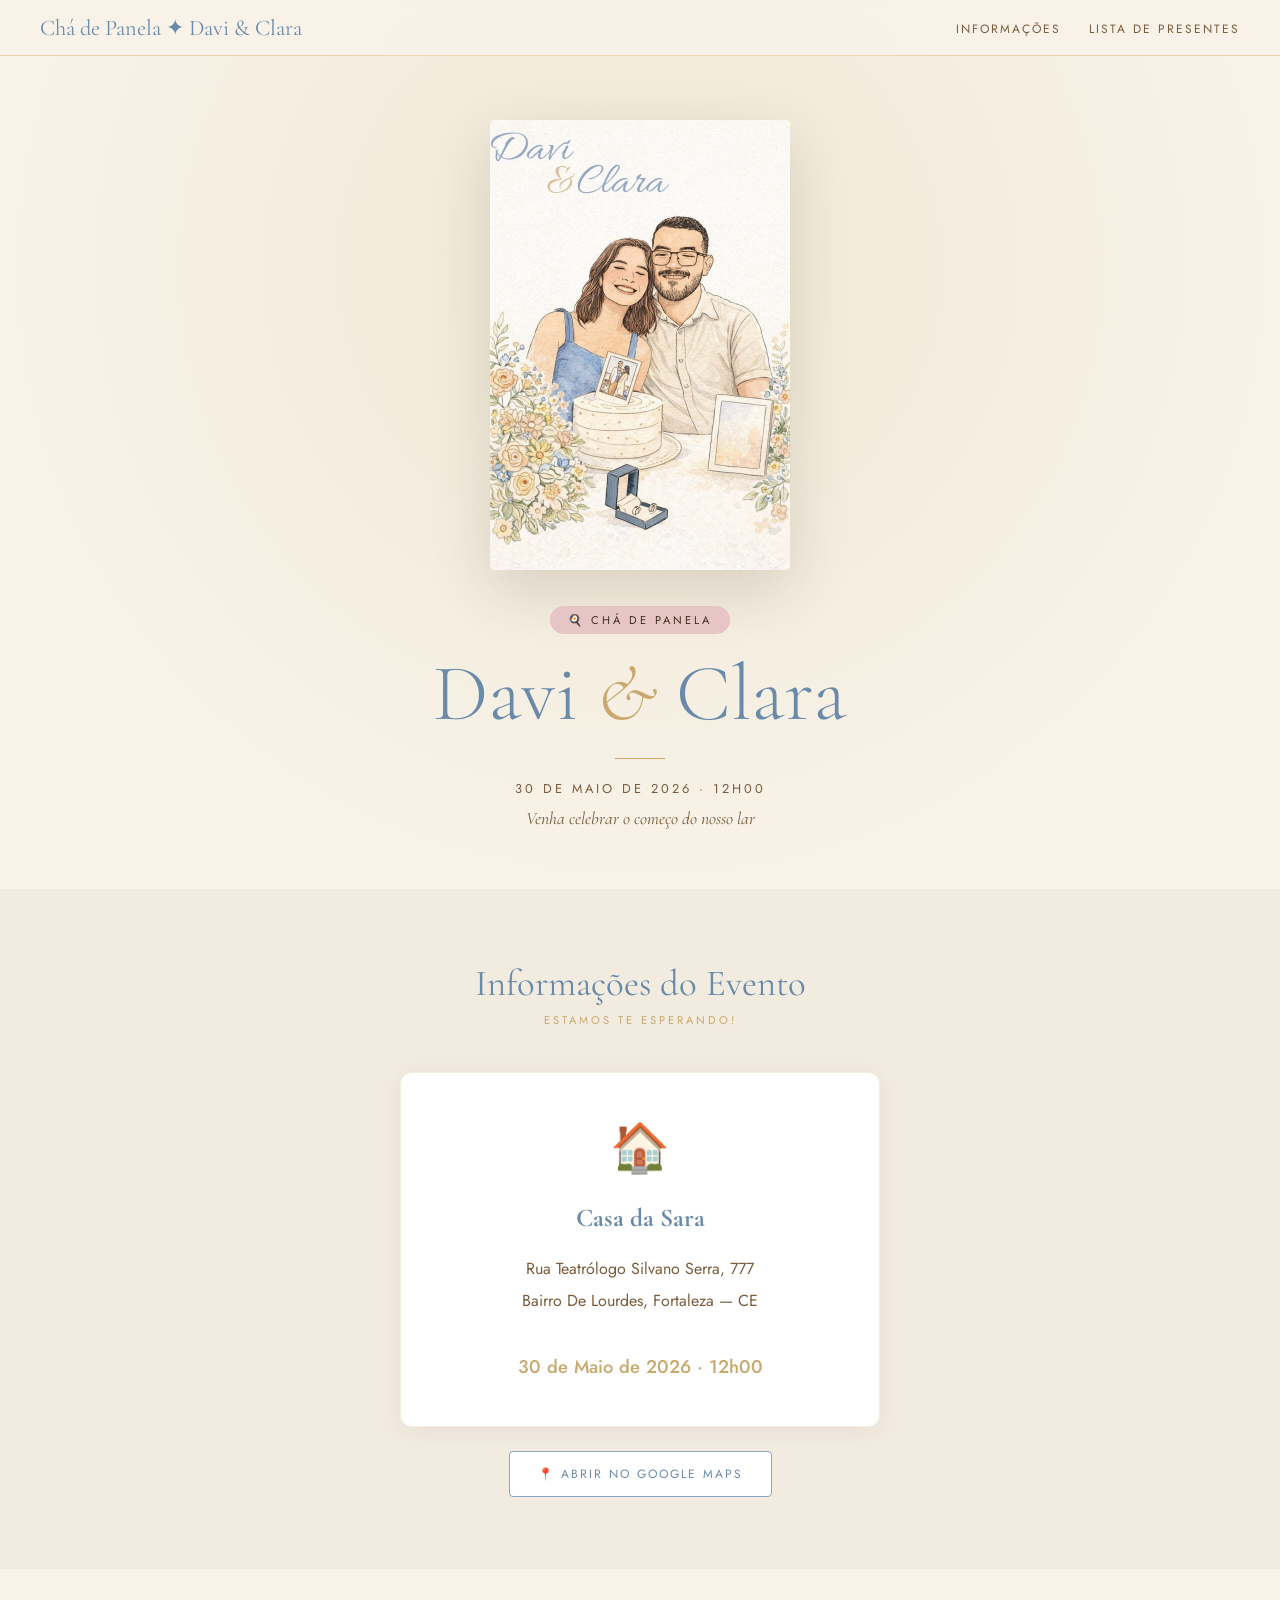
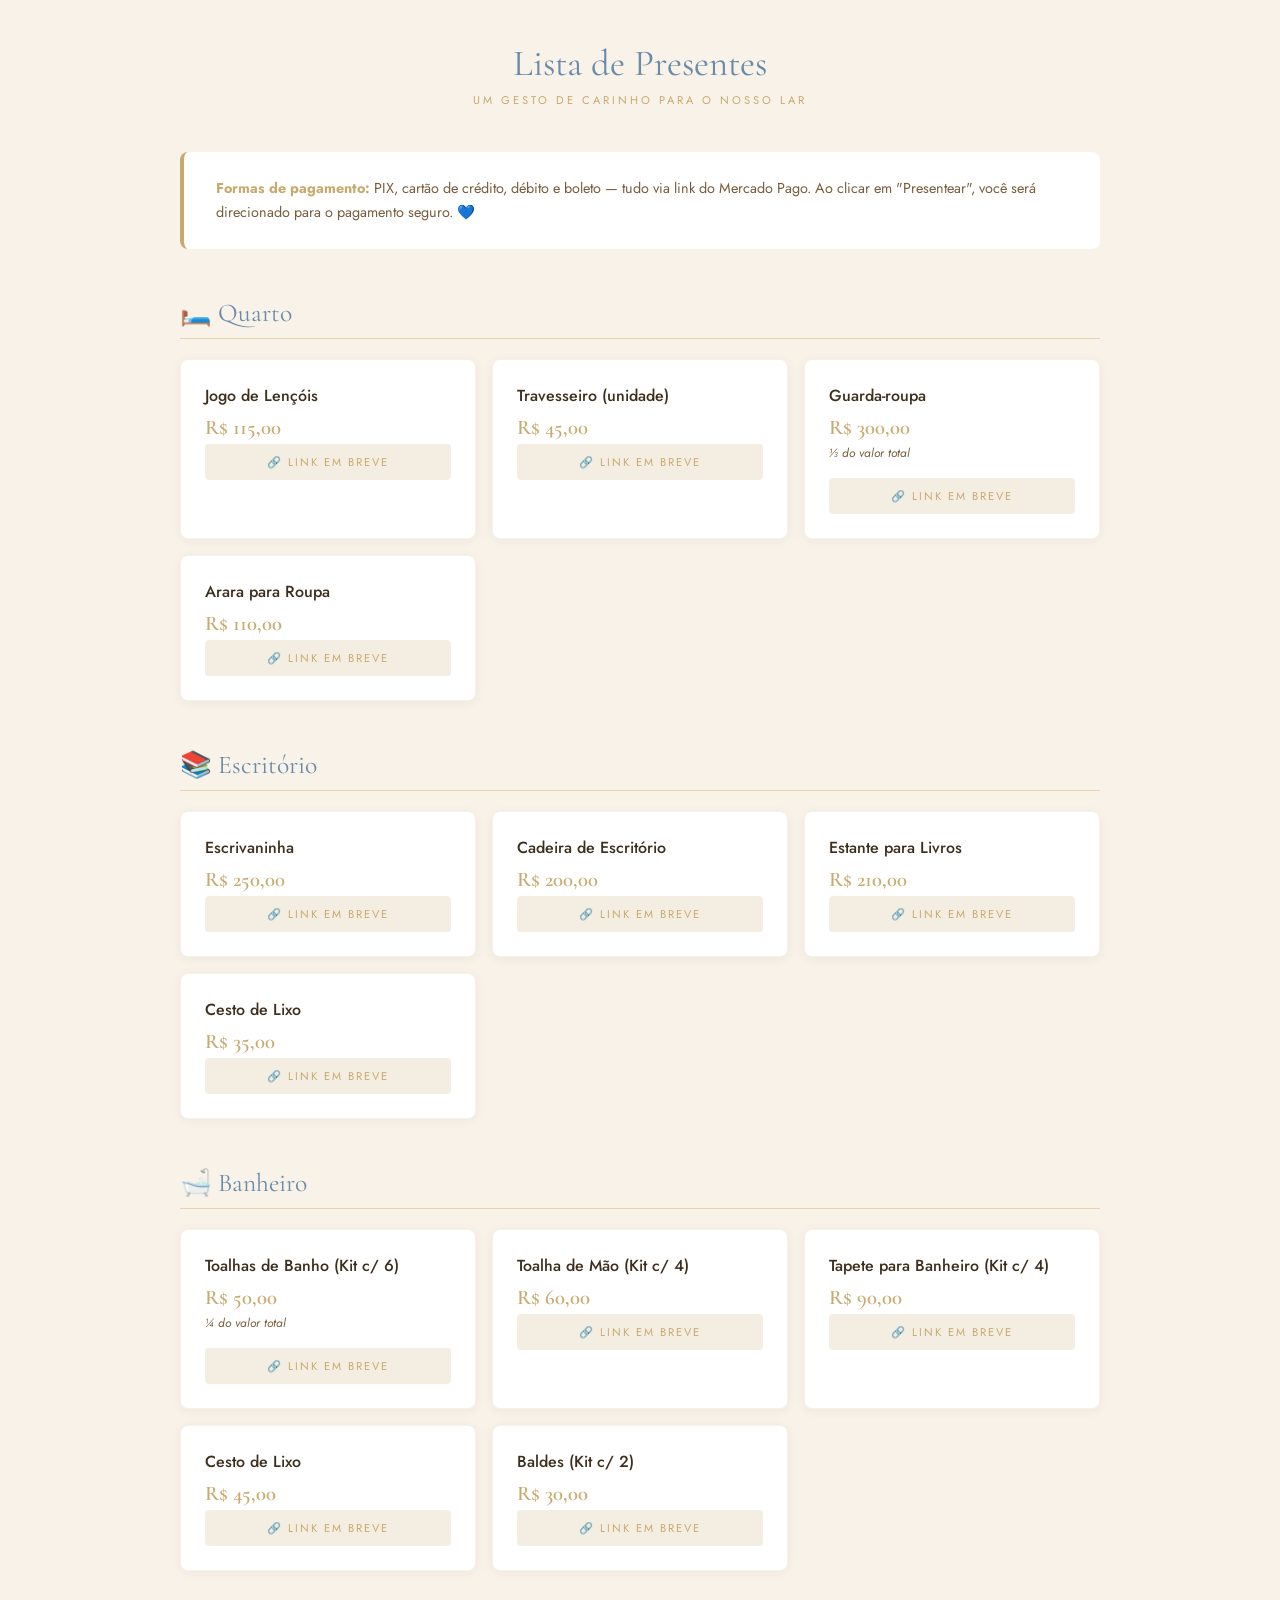
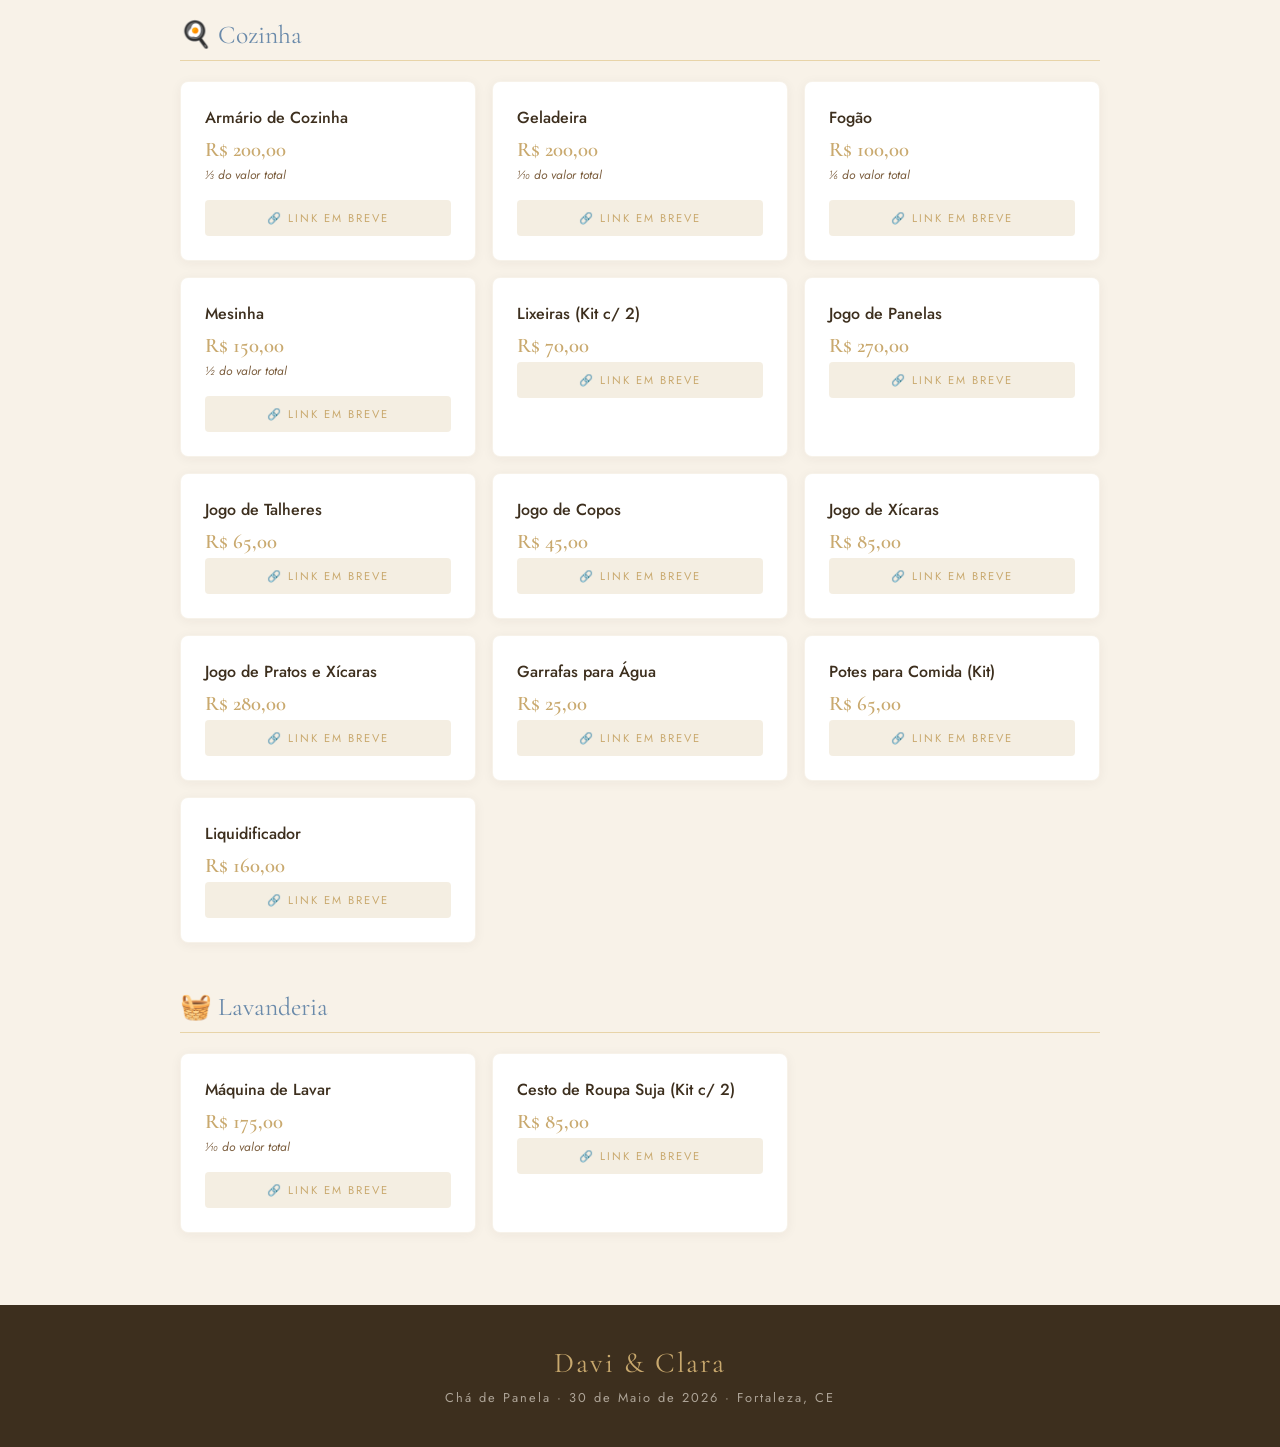
<file: cha-panela.html>
<!DOCTYPE html>
<html lang="pt-BR">
<head>
  <meta charset="UTF-8">
  <meta name="viewport" content="width=device-width, initial-scale=1.0">
  <title>Chá de Panela — Davi & Clara</title>
  <link href="https://fonts.googleapis.com/css2?family=Cormorant+Garamond:ital,wght@0,300;0,400;0,600;1,400&family=Jost:wght@300;400;500&display=swap" rel="stylesheet">
  <style>
    *, *::before, *::after { box-sizing: border-box; margin: 0; padding: 0; }
    :root {
      --cream: #f8f2e8; --cream2: #f2ebe0;
      --blue: #8ba7c7; --blue-dark: #6a8aaa;
      --gold: #c9a96e; --gold-light: #e8d4a8;
      --pink: #e8c5c5; --green: #b8cdb0;
      --brown: #3d2f1e; --brown-light: #7a5c3c;
    }
    html { scroll-behavior: smooth; }
    body { font-family: 'Jost', sans-serif; background: var(--cream); color: var(--brown); overflow-x: hidden; }

    /* ─── NAV ─── */
    nav {
      position: fixed; top: 0; left: 0; width: 100%; z-index: 100;
      background: rgba(248,242,232,0.95); backdrop-filter: blur(8px);
      padding: 14px 40px;
      display: flex; justify-content: space-between; align-items: center;
      border-bottom: 1px solid var(--gold-light);
    }
    nav .logo { font-family: 'Cormorant Garamond', serif; font-size: 1.4rem; color: var(--blue-dark); }
    nav ul { list-style: none; display: flex; gap: 28px; }
    nav ul a { text-decoration: none; color: var(--brown-light); font-size: 0.75rem; letter-spacing: 2px; text-transform: uppercase; transition: color .3s; }
    nav ul a:hover { color: var(--gold); }

    /* ─── HERO ─── */
    .hero {
      min-height: 90vh; display: flex; flex-direction: column;
      align-items: center; justify-content: center; padding: 120px 20px 60px;
      background: radial-gradient(ellipse at 50% 30%, #f0e8d5 0%, var(--cream) 70%);
    }
    .hero-img { width: min(300px, 75vw); border-radius: 4px; box-shadow: 0 20px 60px rgba(61,47,30,.15); animation: fadeUp 1.2s ease both; }
    .hero-text { text-align: center; margin-top: 36px; animation: fadeUp 1.4s ease both; }
    .hero-badge {
      display: inline-block; background: var(--pink); color: var(--brown);
      font-size: 0.7rem; letter-spacing: 3px; text-transform: uppercase;
      padding: 6px 18px; border-radius: 20px; margin-bottom: 16px;
    }
    .hero-names { font-family: 'Cormorant Garamond', serif; font-size: clamp(2.8rem, 7vw, 5rem); font-weight: 300; color: var(--blue-dark); line-height: 1.1; }
    .hero-names span { color: var(--gold); font-style: italic; }
    .hero-divider { width: 50px; height: 1px; background: var(--gold); margin: 20px auto; }
    .hero-date { font-size: 0.8rem; letter-spacing: 3px; text-transform: uppercase; color: var(--brown-light); }
    .hero-tagline { font-family: 'Cormorant Garamond', serif; font-style: italic; font-size: 1.1rem; color: var(--brown-light); margin-top: 10px; }
    @keyframes fadeUp { from { opacity: 0; transform: translateY(30px); } to { opacity: 1; transform: translateY(0); } }

    /* ─── SECTIONS ─── */
    section { padding: 72px 20px; max-width: 960px; margin: 0 auto; }
    .section-title { font-family: 'Cormorant Garamond', serif; font-size: 2.3rem; font-weight: 400; color: var(--blue-dark); text-align: center; margin-bottom: 6px; }
    .section-sub { text-align: center; font-size: 0.7rem; letter-spacing: 3px; text-transform: uppercase; color: var(--gold); margin-bottom: 44px; }

    /* ─── INFO ─── */
    #info { background: var(--cream2); padding: 72px 20px; }
    .info-inner { max-width: 960px; margin: 0 auto; }
    .info-card {
      max-width: 480px; margin: 0 auto;
      background: white; border-radius: 12px; padding: 40px;
      border: 1px solid rgba(201,169,110,.2); text-align: center;
      box-shadow: 0 4px 24px rgba(61,47,30,.06);
    }
    .info-card .big-icon { font-size: 3rem; margin-bottom: 20px; }
    .info-card h3 { font-family: 'Cormorant Garamond', serif; font-size: 1.6rem; color: var(--blue-dark); margin-bottom: 20px; }
    .info-card p { font-size: 1rem; line-height: 2; color: var(--brown-light); }
    .info-card .highlight { font-size: 1.15rem; font-weight: 500; color: var(--gold); }
    .map-btn {
      display: block; text-align: center; text-decoration: none;
      font-size: 0.75rem; letter-spacing: 2px; text-transform: uppercase;
      color: var(--blue-dark); background: white; border: 1px solid var(--blue);
      padding: 13px 28px; border-radius: 4px; width: fit-content; margin: 24px auto 0;
      transition: all .3s;
    }
    .map-btn:hover { background: var(--blue); color: white; }

    /* ─── GIFTS ─── */
    .category-title {
      font-family: 'Cormorant Garamond', serif;
      font-size: 1.6rem; color: var(--blue-dark);
      margin: 48px 0 20px; padding-bottom: 10px;
      border-bottom: 1px solid var(--gold-light);
      display: flex; align-items: center; gap: 12px;
    }
    .gift-grid {
      display: grid;
      grid-template-columns: repeat(auto-fill, minmax(240px, 1fr));
      gap: 16px;
    }
    .gift-card {
      background: white; border-radius: 8px;
      padding: 24px; border: 1px solid rgba(201,169,110,.15);
      box-shadow: 0 2px 12px rgba(61,47,30,.05);
      transition: transform .2s, box-shadow .2s;
    }
    .gift-card:hover { transform: translateY(-3px); box-shadow: 0 8px 24px rgba(61,47,30,.1); }
    .gift-name { font-size: 1rem; font-weight: 500; color: var(--brown); margin-bottom: 8px; }
    .gift-price { font-size: 1.3rem; font-family: 'Cormorant Garamond', serif; color: var(--gold); font-weight: 600; margin-bottom: 4px; }
    .gift-note { font-size: 0.75rem; color: var(--brown-light); margin-bottom: 16px; font-style: italic; }
    .gift-btn {
      display: block; text-align: center; text-decoration: none;
      font-size: 0.7rem; letter-spacing: 2px; text-transform: uppercase;
      color: white; background: var(--gold); border-radius: 4px;
      padding: 10px; transition: background .3s;
    }
    .gift-btn:hover { background: var(--blue); }
    .gift-btn.placeholder {
      background: rgba(201,169,110,.2); color: var(--gold); cursor: default;
    }
    .gift-btn.placeholder:hover { background: rgba(201,169,110,.2); }

    /* ─── PAYMENT INFO ─── */
    .payment-note {
      background: white; border-radius: 8px; padding: 24px 32px;
      border-left: 4px solid var(--gold); margin-bottom: 32px;
      font-size: 0.9rem; line-height: 1.7; color: var(--brown-light);
    }
    .payment-note strong { color: var(--gold); }

    /* ─── FOOTER ─── */
    footer { background: var(--brown); color: rgba(248,242,232,.6); text-align: center; padding: 40px 20px; font-size: 0.8rem; letter-spacing: 2px; }
    footer .footer-names { font-family: 'Cormorant Garamond', serif; font-size: 1.8rem; color: var(--gold); margin-bottom: 8px; }

    @media (max-width: 640px) { nav ul { display: none; } nav { padding: 14px 20px; } }
  </style>
</head>
<body>

<nav>
  <div class="logo">Chá de Panela ✦ Davi & Clara</div>
  <ul>
    <li><a href="#info">Informações</a></li>
    <li><a href="#presentes">Lista de Presentes</a></li>
  </ul>
</nav>

<!-- HERO -->
<div class="hero">
  <img class="hero-img" src="[data-uri]" alt="Davi e Clara">
  <div class="hero-text">
    <div class="hero-badge">🍳 Chá de Panela</div>
    <div class="hero-names">Davi<span> &amp; </span>Clara</div>
    <div class="hero-divider"></div>
    <div class="hero-date">30 de Maio de 2026 · 12h00</div>
    <div class="hero-tagline">Venha celebrar o começo do nosso lar</div>
  </div>
</div>

<!-- INFO -->
<div id="info">
  <div class="info-inner">
    <div class="section-title">Informações do Evento</div>
    <div class="section-sub">Estamos te esperando!</div>
    <div class="info-card">
      <div class="big-icon">🏠</div>
      <h3>Casa da Sara</h3>
      <p>
        Rua Teatrólogo Silvano Serra, 777<br>
        Bairro De Lourdes, Fortaleza — CE<br><br>
        <span class="highlight">30 de Maio de 2026 · 12h00</span>
      </p>
    </div>
    <a class="map-btn"
       href="https://www.google.com/maps/search/Rua+Teatrólogo+Silvano+Serra+777+De+Lourdes+Fortaleza"
       target="_blank">
      📍 Abrir no Google Maps
    </a>
  </div>
</div>

<!-- PRESENTES -->
<section id="presentes">
  <div class="section-title">Lista de Presentes</div>
  <div class="section-sub">Um gesto de carinho para o nosso lar</div>

  <div class="payment-note">
    <strong>Formas de pagamento:</strong> PIX, cartão de crédito, débito e boleto —
    tudo via link do Mercado Pago. Ao clicar em "Presentear", você será direcionado
    para o pagamento seguro. 💙
  </div>

  <!-- QUARTO -->
  <div class="category-title">🛏️ Quarto</div>
  <div class="gift-grid">
    <div class="gift-card">
      <div class="gift-name">Jogo de Lençóis</div>
      <div class="gift-price">R$ 115,00</div>
      <a class="gift-btn placeholder" href="#" onclick="return false">
        🔗 Link em breve
      </a>
    </div>
    <div class="gift-card">
      <div class="gift-name">Travesseiro (unidade)</div>
      <div class="gift-price">R$ 45,00</div>
      <a class="gift-btn placeholder" href="#" onclick="return false">
        🔗 Link em breve
      </a>
    </div>
    <div class="gift-card">
      <div class="gift-name">Guarda-roupa</div>
      <div class="gift-price">R$ 300,00</div>
      <div class="gift-note">⅓ do valor total</div>
      <a class="gift-btn placeholder" href="#" onclick="return false">
        🔗 Link em breve
      </a>
    </div>
    <div class="gift-card">
      <div class="gift-name">Arara para Roupa</div>
      <div class="gift-price">R$ 110,00</div>
      <a class="gift-btn placeholder" href="#" onclick="return false">
        🔗 Link em breve
      </a>
    </div>
  </div>

  <!-- ESCRITÓRIO -->
  <div class="category-title">📚 Escritório</div>
  <div class="gift-grid">
    <div class="gift-card">
      <div class="gift-name">Escrivaninha</div>
      <div class="gift-price">R$ 250,00</div>
      <a class="gift-btn placeholder" href="#" onclick="return false">🔗 Link em breve</a>
    </div>
    <div class="gift-card">
      <div class="gift-name">Cadeira de Escritório</div>
      <div class="gift-price">R$ 200,00</div>
      <a class="gift-btn placeholder" href="#" onclick="return false">🔗 Link em breve</a>
    </div>
    <div class="gift-card">
      <div class="gift-name">Estante para Livros</div>
      <div class="gift-price">R$ 210,00</div>
      <a class="gift-btn placeholder" href="#" onclick="return false">🔗 Link em breve</a>
    </div>
    <div class="gift-card">
      <div class="gift-name">Cesto de Lixo</div>
      <div class="gift-price">R$ 35,00</div>
      <a class="gift-btn placeholder" href="#" onclick="return false">🔗 Link em breve</a>
    </div>
  </div>

  <!-- BANHEIRO -->
  <div class="category-title">🛁 Banheiro</div>
  <div class="gift-grid">
    <div class="gift-card">
      <div class="gift-name">Toalhas de Banho (Kit c/ 6)</div>
      <div class="gift-price">R$ 50,00</div>
      <div class="gift-note">¼ do valor total</div>
      <a class="gift-btn placeholder" href="#" onclick="return false">🔗 Link em breve</a>
    </div>
    <div class="gift-card">
      <div class="gift-name">Toalha de Mão (Kit c/ 4)</div>
      <div class="gift-price">R$ 60,00</div>
      <a class="gift-btn placeholder" href="#" onclick="return false">🔗 Link em breve</a>
    </div>
    <div class="gift-card">
      <div class="gift-name">Tapete para Banheiro (Kit c/ 4)</div>
      <div class="gift-price">R$ 90,00</div>
      <a class="gift-btn placeholder" href="#" onclick="return false">🔗 Link em breve</a>
    </div>
    <div class="gift-card">
      <div class="gift-name">Cesto de Lixo</div>
      <div class="gift-price">R$ 45,00</div>
      <a class="gift-btn placeholder" href="#" onclick="return false">🔗 Link em breve</a>
    </div>
    <div class="gift-card">
      <div class="gift-name">Baldes (Kit c/ 2)</div>
      <div class="gift-price">R$ 30,00</div>
      <a class="gift-btn placeholder" href="#" onclick="return false">🔗 Link em breve</a>
    </div>
  </div>

  <!-- COZINHA -->
  <div class="category-title">🍳 Cozinha</div>
  <div class="gift-grid">
    <div class="gift-card">
      <div class="gift-name">Armário de Cozinha</div>
      <div class="gift-price">R$ 200,00</div>
      <div class="gift-note">⅓ do valor total</div>
      <a class="gift-btn placeholder" href="#" onclick="return false">🔗 Link em breve</a>
    </div>
    <div class="gift-card">
      <div class="gift-name">Geladeira</div>
      <div class="gift-price">R$ 200,00</div>
      <div class="gift-note">⅒ do valor total</div>
      <a class="gift-btn placeholder" href="#" onclick="return false">🔗 Link em breve</a>
    </div>
    <div class="gift-card">
      <div class="gift-name">Fogão</div>
      <div class="gift-price">R$ 100,00</div>
      <div class="gift-note">⅙ do valor total</div>
      <a class="gift-btn placeholder" href="#" onclick="return false">🔗 Link em breve</a>
    </div>
    <div class="gift-card">
      <div class="gift-name">Mesinha</div>
      <div class="gift-price">R$ 150,00</div>
      <div class="gift-note">½ do valor total</div>
      <a class="gift-btn placeholder" href="#" onclick="return false">🔗 Link em breve</a>
    </div>
    <div class="gift-card">
      <div class="gift-name">Lixeiras (Kit c/ 2)</div>
      <div class="gift-price">R$ 70,00</div>
      <a class="gift-btn placeholder" href="#" onclick="return false">🔗 Link em breve</a>
    </div>
    <div class="gift-card">
      <div class="gift-name">Jogo de Panelas</div>
      <div class="gift-price">R$ 270,00</div>
      <a class="gift-btn placeholder" href="#" onclick="return false">🔗 Link em breve</a>
    </div>
    <div class="gift-card">
      <div class="gift-name">Jogo de Talheres</div>
      <div class="gift-price">R$ 65,00</div>
      <a class="gift-btn placeholder" href="#" onclick="return false">🔗 Link em breve</a>
    </div>
    <div class="gift-card">
      <div class="gift-name">Jogo de Copos</div>
      <div class="gift-price">R$ 45,00</div>
      <a class="gift-btn placeholder" href="#" onclick="return false">🔗 Link em breve</a>
    </div>
    <div class="gift-card">
      <div class="gift-name">Jogo de Xícaras</div>
      <div class="gift-price">R$ 85,00</div>
      <a class="gift-btn placeholder" href="#" onclick="return false">🔗 Link em breve</a>
    </div>
    <div class="gift-card">
      <div class="gift-name">Jogo de Pratos e Xícaras</div>
      <div class="gift-price">R$ 280,00</div>
      <a class="gift-btn placeholder" href="#" onclick="return false">🔗 Link em breve</a>
    </div>
    <div class="gift-card">
      <div class="gift-name">Garrafas para Água</div>
      <div class="gift-price">R$ 25,00</div>
      <a class="gift-btn placeholder" href="#" onclick="return false">🔗 Link em breve</a>
    </div>
    <div class="gift-card">
      <div class="gift-name">Potes para Comida (Kit)</div>
      <div class="gift-price">R$ 65,00</div>
      <a class="gift-btn placeholder" href="#" onclick="return false">🔗 Link em breve</a>
    </div>
    <div class="gift-card">
      <div class="gift-name">Liquidificador</div>
      <div class="gift-price">R$ 160,00</div>
      <a class="gift-btn placeholder" href="#" onclick="return false">🔗 Link em breve</a>
    </div>
  </div>

  <!-- LAVANDERIA -->
  <div class="category-title">🧺 Lavanderia</div>
  <div class="gift-grid">
    <div class="gift-card">
      <div class="gift-name">Máquina de Lavar</div>
      <div class="gift-price">R$ 175,00</div>
      <div class="gift-note">⅒ do valor total</div>
      <a class="gift-btn placeholder" href="#" onclick="return false">🔗 Link em breve</a>
    </div>
    <div class="gift-card">
      <div class="gift-name">Cesto de Roupa Suja (Kit c/ 2)</div>
      <div class="gift-price">R$ 85,00</div>
      <a class="gift-btn placeholder" href="#" onclick="return false">🔗 Link em breve</a>
    </div>
  </div>

</section>

<footer>
  <div class="footer-names">Davi &amp; Clara</div>
  Chá de Panela · 30 de Maio de 2026 · Fortaleza, CE
</footer>

</body>
</html>
</file>
